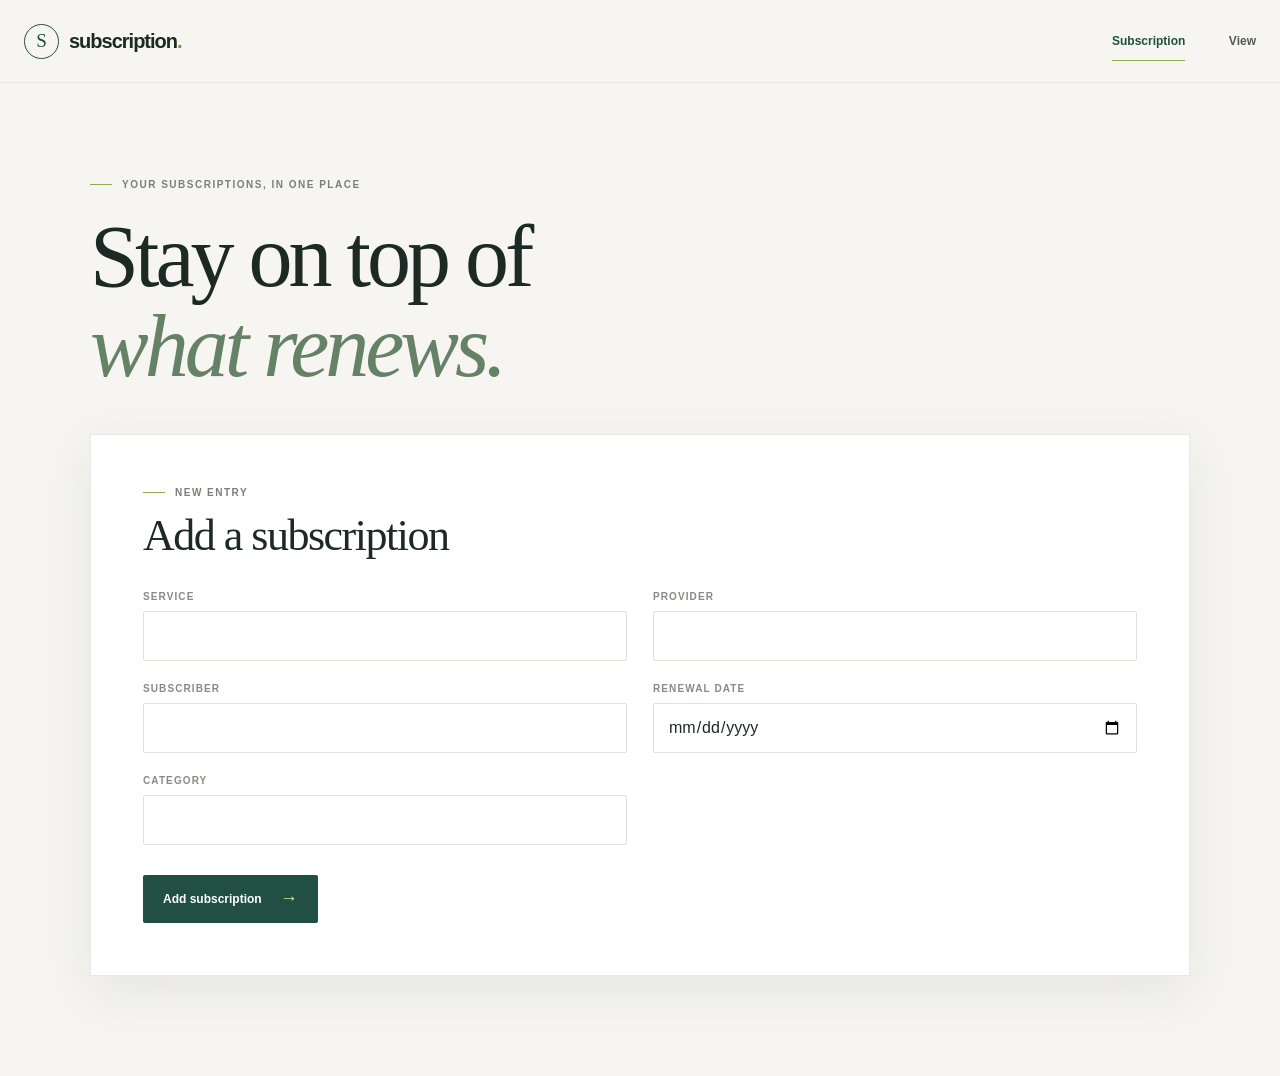
<file: index.html>
<!doctype html>
<html lang="en">
  <head>
    <meta charset="utf-8">
    <meta name="viewport" content="width=device-width, initial-scale=1">
    <title>Subscription Tracker</title>
    <link rel="stylesheet" href="./stylish/style.css">
  </head>
  <body>
    <header class="site-header">
      <div class="header-inner">
        <a class="brand" href="./index.html" aria-label="Subscription Tracker home">
          <span class="brand-mark" aria-hidden="true">S</span>
          <span class="brand-name">subscription<span>.</span></span>
        </a>
        <nav class="primary-nav" aria-label="Main navigation">
          <a class="nav-link active" href="./index.html#subscription-section" aria-current="page">Subscription</a>
          <a class="nav-link" href="./view.html">View</a>
        </nav>
      </div>
    </header>

    <main class="page-shell">
      <p class="eyebrow eyebrow-dark"><span></span> Your subscriptions, in one place</p>
      <h1 class="page-title">Stay on top of<br><em>what renews.</em></h1>

      <section id="subscription-section" class="panel" aria-labelledby="subscription-heading">
        <div class="section-heading">
          <div>
            <p class="eyebrow eyebrow-dark"><span></span> New entry</p>
            <h2 id="subscription-heading">Add a subscription</h2>
          </div>
        </div>

        <form id="subscription-form">
          <div class="field-grid">
            <div class="field">
              <label class="field-label" for="service">Service</label>
              <input id="service" name="service" type="text" autocomplete="off" required>
            </div>
            <div class="field">
              <label class="field-label" for="provider">Provider</label>
              <input id="provider" name="provider" type="text" autocomplete="organization" required>
            </div>
            <div class="field">
              <label class="field-label" for="subscriber">Subscriber</label>
              <input id="subscriber" name="subscriber" type="text" autocomplete="name" required>
            </div>
            <div class="field">
              <label class="field-label" for="renewal-date">Renewal date</label>
              <input id="renewal-date" name="renewal-date" type="date" required>
            </div>
            <div class="field">
              <label class="field-label" for="category">Category</label>
              <input id="category" name="category" type="text" autocomplete="off" required>
            </div>
          </div>
          <button class="primary-button" type="submit">Add subscription <span aria-hidden="true">→</span></button>
        </form>
      </section>
    </main>

    <script src="./javascripts/app.js"></script>
  </body>
</html>
</file>
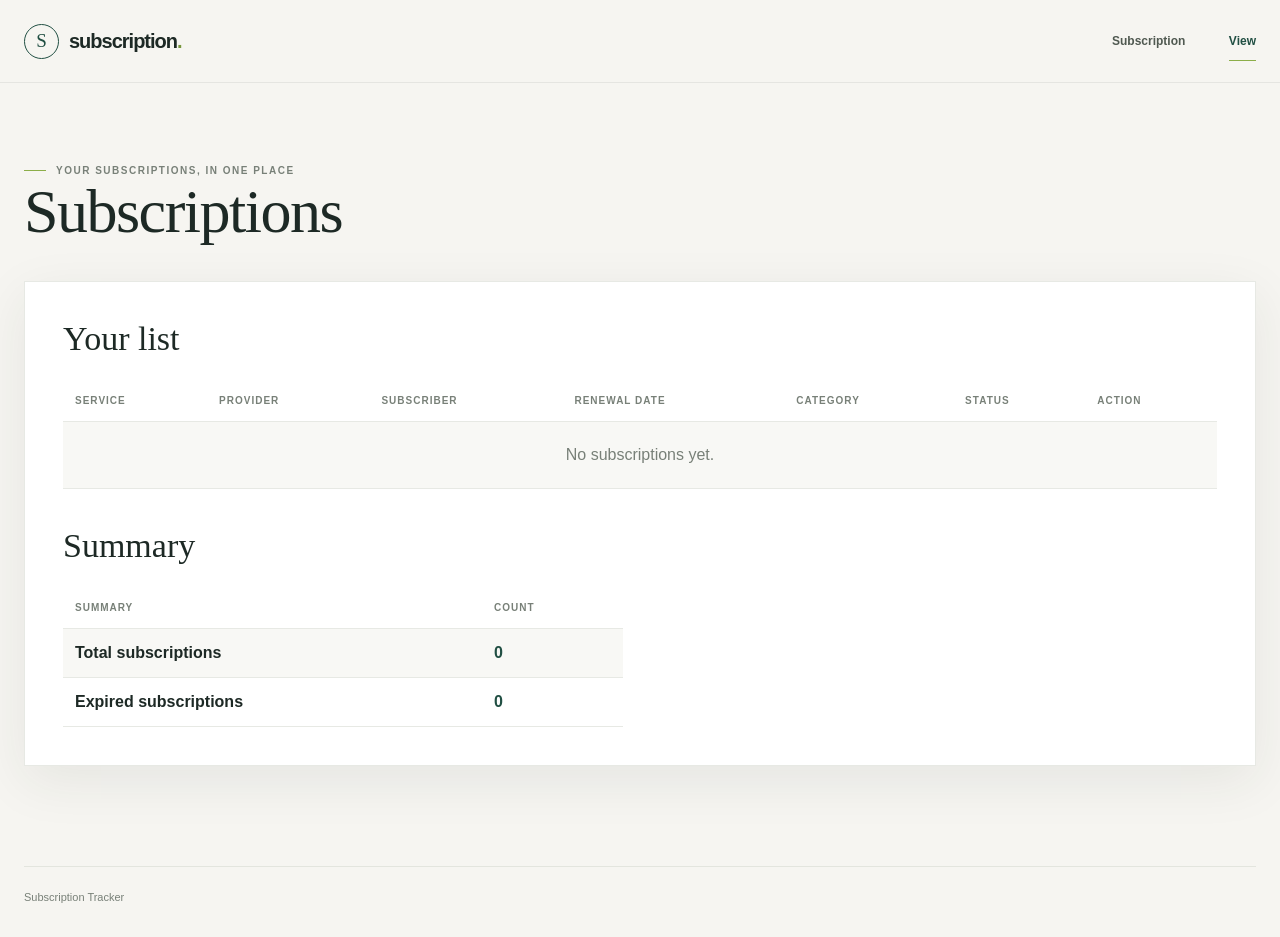
<file: view.html>
<!doctype html>
<html lang="en">
  <head>
    <meta charset="utf-8">
    <meta name="viewport" content="width=device-width, initial-scale=1">
    <title>View Subscriptions | Subscription Tracker</title>
    <link rel="stylesheet" href="./stylish/style.css">
  </head>
  <body>
    <header class="site-header">
      <div class="header-inner">
        <a class="brand" href="./index.html" aria-label="Subscription Tracker home">
          <span class="brand-mark" aria-hidden="true">S</span>
          <span class="brand-name">subscription<span>.</span></span>
        </a>
        <nav class="primary-nav" aria-label="Main navigation">
          <a class="nav-link" href="./index.html#subscription-section">Subscription</a>
          <a class="nav-link active" href="./view.html" aria-current="page">View</a>
        </nav>
      </div>
    </header>

    <main class="view-shell">
      <p class="eyebrow eyebrow-dark"><span></span> Your subscriptions, in one place</p>
      <h1 class="view-heading">Subscriptions</h1>

      <section id="view-section" class="data-panel" aria-labelledby="subscriptions-heading">
        <h2 id="subscriptions-heading">Your list</h2>
        <div class="table-wrap">
          <table class="subscription-table">
            <thead>
              <tr>
                <th scope="col">Service</th>
                <th scope="col">Provider</th>
                <th scope="col">Subscriber</th>
                <th scope="col">Renewal date</th>
                <th scope="col">Category</th>
                <th scope="col">Status</th>
                <th scope="col">Action</th>
              </tr>
            </thead>
            <tbody id="subscription-rows">
              <tr class="empty-row">
                <td colspan="7">No subscriptions yet.</td>
              </tr>
            </tbody>
          </table>
        </div>

        <h2>Summary</h2>
        <table class="summary-table">
          <thead>
            <tr>
              <th scope="col">Summary</th>
              <th scope="col">Count</th>
            </tr>
          </thead>
          <tbody>
            <tr>
              <th scope="row">Total subscriptions</th>
              <td><output id="total-subscriptions">0</output></td>
            </tr>
            <tr>
              <th scope="row">Expired subscriptions</th>
              <td><output id="expired-subscriptions">0</output></td>
            </tr>
          </tbody>
        </table>
      </section>
    </main>

    <footer class="site-footer">Subscription Tracker</footer>
    <script src="./javascripts/app.js"></script>
  </body>
</html>
</file>
<file: stylish/style.css>
:root {
  color-scheme: light;
  --paper: #f6f5f1;
  --ink: #1d2925;
  --green: #214f43;
  --lime: #d7ed83;
  --muted: #788078;
  --line: #e3e5de;
  --serif: "Playfair Display", Georgia, serif;
  --sans: "DM Sans", Arial, sans-serif;
}

* {
  box-sizing: border-box;
}

html {
  scroll-behavior: smooth;
}

body {
  margin: 0;
  background: var(--paper);
  color: var(--ink);
  font-family: var(--sans);
  -webkit-font-smoothing: antialiased;
}

a {
  color: inherit;
  text-decoration: none;
}

button,
input {
  font: inherit;
}

.site-header {
  position: sticky;
  z-index: 5;
  top: 0;
  border-bottom: 1px solid rgba(29, 41, 37, 0.08);
  background: rgba(246, 245, 241, 0.96);
  backdrop-filter: blur(12px);
}

.header-inner {
  display: flex;
  width: min(100% - 48px, 1240px);
  min-height: 82px;
  align-items: center;
  justify-content: space-between;
  gap: 24px;
  margin: 0 auto;
}

.brand {
  display: inline-flex;
  align-items: center;
  gap: 10px;
}

.brand-mark {
  display: grid;
  width: 35px;
  height: 35px;
  place-items: center;
  border: 1px solid var(--green);
  border-radius: 50%;
  color: var(--green);
  font-family: var(--serif);
  font-size: 19px;
}

.brand-name {
  font-size: 20px;
  font-weight: 700;
  letter-spacing: -1px;
}

.brand-name span {
  color: #77963c;
}

.primary-nav {
  display: flex;
  align-items: center;
  gap: clamp(20px, 3.4vw, 48px);
  color: #505951;
  font-size: 12px;
  font-weight: 600;
}

.nav-link {
  padding: 12px 0;
  border-bottom: 1px solid transparent;
  transition: color 160ms ease, border-color 160ms ease;
}

.nav-link:hover,
.nav-link.active {
  border-bottom-color: #8cae49;
  color: var(--green);
}

.page-shell {
  width: min(100% - 48px, 1100px);
  margin: 0 auto;
  padding: clamp(42px, 8vw, 96px) 0 100px;
}

.eyebrow {
  display: flex;
  align-items: center;
  gap: 10px;
  margin: 0;
  font-size: 10px;
  font-weight: 700;
  letter-spacing: 1.5px;
  text-transform: uppercase;
}

.eyebrow > span {
  width: 22px;
  height: 1px;
  background: #8cae49;
}

.eyebrow-dark {
  color: var(--muted);
}

.page-title {
  margin: 22px 0 42px;
  font-family: var(--serif);
  font-size: clamp(48px, 8vw, 88px);
  font-weight: 500;
  letter-spacing: -4px;
  line-height: 1.02;
}

.page-title em {
  color: #668266;
  font-weight: 500;
}

.panel {
  padding: clamp(24px, 5vw, 52px);
  border: 1px solid #e7e9e4;
  background: #fff;
  box-shadow: 0 15px 50px rgba(36, 47, 41, 0.08);
}

.section-heading {
  display: flex;
  align-items: flex-end;
  justify-content: space-between;
  margin-bottom: 30px;
}

.section-heading h2,
.view-heading {
  margin: 12px 0 0;
  font-family: var(--serif);
  font-size: clamp(30px, 4vw, 44px);
  font-weight: 500;
  letter-spacing: -1.5px;
}

.field-grid {
  display: grid;
  grid-template-columns: repeat(2, minmax(0, 1fr));
  gap: 22px 26px;
}

.field {
  min-width: 0;
}

.field-label {
  display: block;
  margin-bottom: 9px;
  color: #858b85;
  font-size: 10px;
  font-weight: 700;
  letter-spacing: 1.1px;
  text-transform: uppercase;
}

.field input {
  width: 100%;
  min-height: 50px;
  padding: 12px 14px;
  border: 1px solid #dfe1da;
  border-radius: 2px;
  outline: none;
  background: #fff;
  color: var(--ink);
  transition: border-color 160ms ease, box-shadow 160ms ease;
}

.field input:focus {
  border-color: #8cae49;
  box-shadow: 0 0 0 3px rgba(140, 174, 73, 0.15);
}

.primary-button,
.remove-button {
  display: inline-flex;
  min-height: 48px;
  align-items: center;
  justify-content: center;
  gap: 18px;
  padding: 0 20px;
  border: 0;
  border-radius: 2px;
  cursor: pointer;
  font-size: 12px;
  font-weight: 700;
  transition: background 160ms ease, transform 160ms ease;
}

.primary-button {
  margin-top: 30px;
  background: var(--green);
  color: #fff;
}

.primary-button span {
  color: var(--lime);
  font-size: 18px;
}

.primary-button:hover {
  transform: translateY(-2px);
  background: #173c32;
}

.view-shell {
  width: min(100% - 48px, 1240px);
  margin: 0 auto;
  padding: clamp(42px, 7vw, 82px) 0 100px;
}

.view-heading {
  margin: 0 0 34px;
  font-size: clamp(38px, 6vw, 62px);
}

.data-panel {
  padding: clamp(20px, 4vw, 38px);
  border: 1px solid #e7e9e4;
  background: #fff;
  box-shadow: 0 15px 50px rgba(36, 47, 41, 0.08);
}

.data-panel h2 {
  margin: 0 0 22px;
  font-family: var(--serif);
  font-size: clamp(25px, 3vw, 34px);
  font-weight: 500;
}

.table-wrap {
  overflow-x: auto;
  margin-bottom: 38px;
}

.subscription-table,
.summary-table {
  width: 100%;
  border-collapse: collapse;
  text-align: left;
}

.subscription-table {
  min-width: 760px;
}

.subscription-table th,
.subscription-table td,
.summary-table th,
.summary-table td {
  padding: 15px 12px;
  border-bottom: 1px solid #e7e9e4;
}

.subscription-table thead th,
.summary-table thead th {
  color: #788078;
  font-size: 10px;
  font-weight: 700;
  letter-spacing: 1px;
  text-transform: uppercase;
}

.subscription-table tbody tr:nth-child(odd),
.summary-table tbody tr:nth-child(odd) {
  background: #f8f8f5;
}

.summary-table {
  max-width: 560px;
}

.summary-table tbody th {
  font-weight: 600;
}

.summary-table output {
  color: var(--green);
  font-weight: 700;
}

.remove-button {
  min-height: 34px;
  padding: 0 12px;
  border: 1px solid #c8d1c5;
  background: transparent;
  color: var(--green);
}

.remove-button:hover {
  background: #edf1e8;
}

.empty-row td {
  padding: 24px 12px;
  color: var(--muted);
  text-align: center;
}

.site-footer {
  width: min(100% - 48px, 1240px);
  margin: 0 auto;
  padding: 24px 0 34px;
  border-top: 1px solid var(--line);
  color: var(--muted);
  font-size: 11px;
}

@media (max-width: 640px) {
  .header-inner {
    width: calc(100% - 32px);
    min-height: 72px;
  }

  .brand-name {
    font-size: 17px;
  }

  .primary-nav {
    gap: 18px;
    font-size: 11px;
  }

  .page-shell,
  .view-shell {
    width: calc(100% - 32px);
  }

  .page-title {
    letter-spacing: -2.5px;
  }

  .field-grid {
    grid-template-columns: 1fr;
    gap: 18px;
  }

  .panel,
  .data-panel {
    padding: 22px 18px;
  }

  .site-footer {
    width: calc(100% - 32px);
  }
}

@media (prefers-reduced-motion: reduce) {
  *,
  *::before,
  *::after {
    scroll-behavior: auto !important;
    transition-duration: 0.01ms !important;
  }
}
</file>
